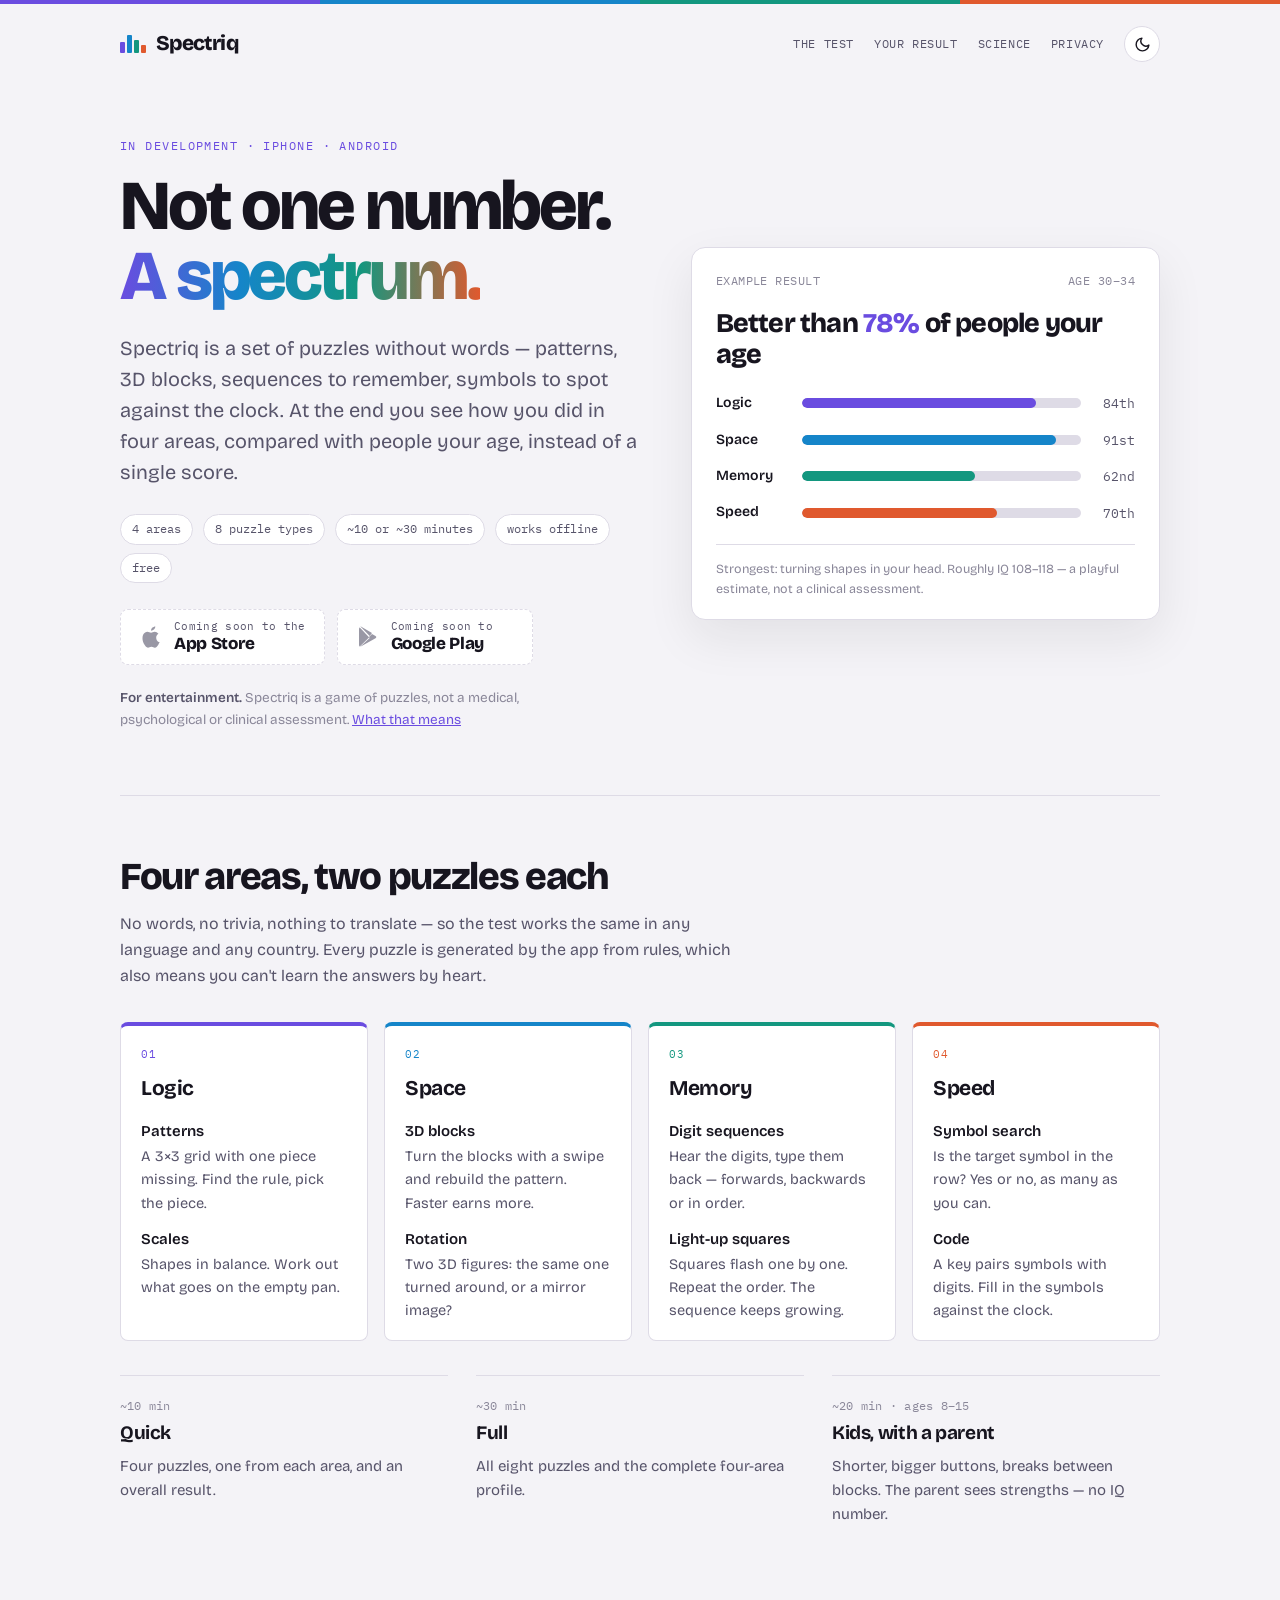
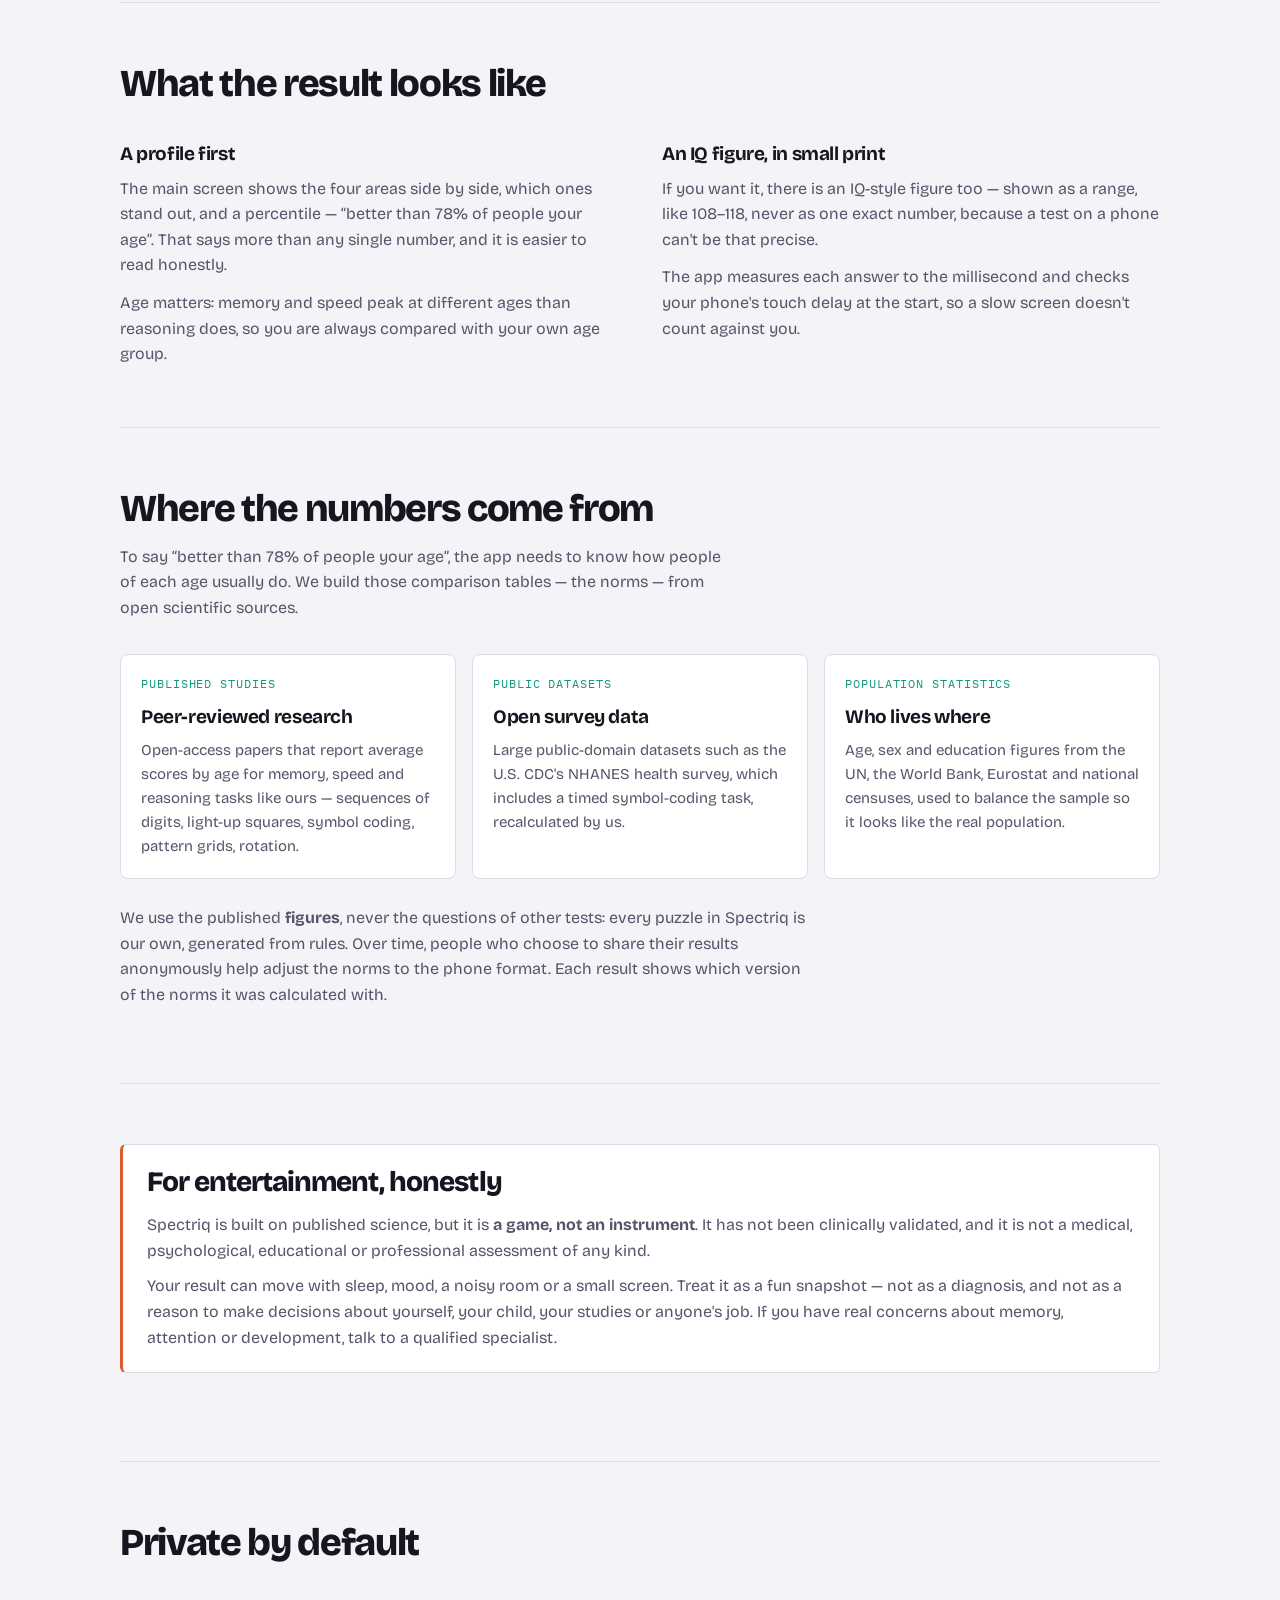
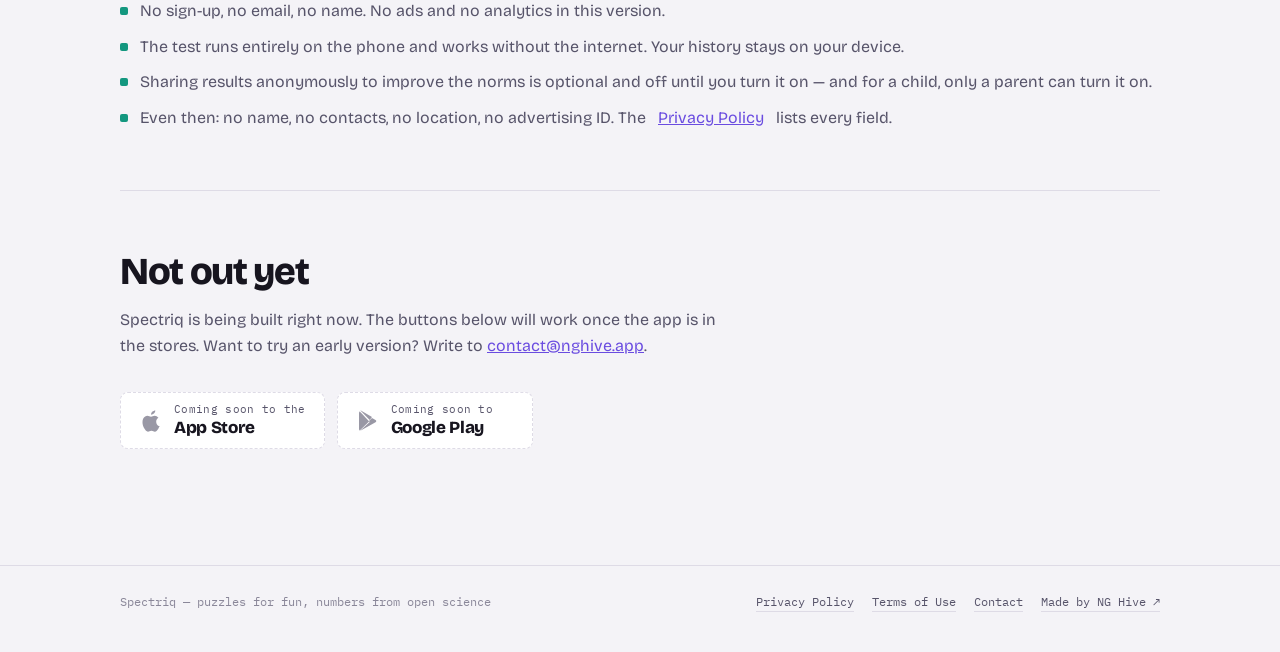
<file: index.html>
<!doctype html>
<html lang="en">
<head>
<meta charset="utf-8">
<meta name="viewport" content="width=device-width, initial-scale=1">
<title>Spectriq — IQ &amp; Brain Test</title>
<meta name="description" content="Spectriq is a puzzle test without words for iPhone and Android: logic, spatial thinking, memory and speed, shown as a profile rather than one number. For entertainment; norms built from open scientific sources.">
<link rel="canonical" href="https://spectriq.nghive.app/">
<meta property="og:url" content="https://spectriq.nghive.app/">
<meta property="og:title" content="Spectriq — IQ &amp; Brain Test">
<meta property="og:description" content="A puzzle test without words: logic, space, memory and speed, shown as a profile rather than one number.">
<meta property="og:image" content="https://nghive.app/assets/header.jpg">
<meta property="og:site_name" content="NG Hive">
<meta property="og:type" content="website">
<meta name="twitter:card" content="summary_large_image">
<script type="application/ld+json">{"@context": "https://schema.org", "@type": "SoftwareApplication", "name": "Spectriq", "operatingSystem": "iOS, Android", "applicationCategory": "EntertainmentApplication", "url": "https://spectriq.nghive.app/", "image": "https://nghive.app/assets/header.jpg", "description": "A puzzle test without words that shows a profile of four ability areas. For entertainment.", "publisher": {"@type": "Organization", "name": "NG Hive", "url": "https://nghive.app/"}}</script>
<link rel="preconnect" href="https://fonts.googleapis.com">
<link rel="preconnect" href="https://fonts.gstatic.com" crossorigin>
<link rel="stylesheet" href="https://fonts.googleapis.com/css2?family=Bricolage+Grotesque:opsz,wght@12..96,400;12..96,600;12..96,800&family=IBM+Plex+Mono:wght@400;500&display=swap">
<link rel="stylesheet" href="site.css">
<script src="theme.js"></script>
<style>
  /* ---------- hero ---------- */

  .hero {
    display: grid;
    grid-template-columns: minmax(0, 1.05fr) minmax(0, 0.95fr);
    gap: 52px;
    align-items: center;
    padding-block: 52px 64px;
  }

  @media (max-width: 880px) {
    .hero { grid-template-columns: 1fr; gap: 40px; padding-block: 32px 48px; }
  }

  h1 .spec-word {
    background: linear-gradient(90deg, var(--logic), var(--space), var(--memory), var(--speed));
    -webkit-background-clip: text;
    background-clip: text;
    color: transparent;
  }

  .chips { display: flex; flex-wrap: wrap; gap: 8px 10px; }

  .chips span {
    font-family: 'IBM Plex Mono', ui-monospace, monospace;
    font-size: 11.5px;
    border: 1px solid var(--edge);
    border-radius: 999px;
    padding: 5px 11px;
    color: var(--ink-soft);
    background: var(--card);
  }

  .fun-note {
    margin: 22px 0 0;
    font-size: 13.5px;
    color: var(--ink-faint);
    max-width: 52ch;
  }

  .fun-note b { color: var(--ink-soft); font-weight: 600; }

  /* example result card */
  .result {
    background: var(--card);
    border: 1px solid var(--edge);
    border-radius: 14px;
    padding: 24px 24px 20px;
    box-shadow: 0 18px 48px var(--shadow);
  }

  .result-top {
    display: flex;
    justify-content: space-between;
    gap: 10px;
    font-family: 'IBM Plex Mono', ui-monospace, monospace;
    font-size: 11.5px;
    color: var(--ink-faint);
    letter-spacing: 0.04em;
    text-transform: uppercase;
    margin-bottom: 18px;
  }

  .pct {
    font-size: clamp(22px, 3vw, 27px);
    font-weight: 800;
    letter-spacing: -0.03em;
    line-height: 1.15;
    margin: 0 0 22px;
  }

  .pct em { font-style: normal; color: var(--logic); }

  .bars { display: grid; gap: 14px; margin: 0 0 20px; padding: 0; list-style: none; }

  .bar-row {
    display: grid;
    grid-template-columns: 74px minmax(0, 1fr) 42px;
    align-items: center;
    gap: 12px;
    font-size: 14px;
  }

  .bar-row b { font-weight: 600; }

  .bar-row .track {
    height: 10px;
    border-radius: 99px;
    background: var(--edge);
    position: relative;
    overflow: hidden;
  }

  .bar-row .track i {
    position: absolute;
    inset: 0 auto 0 0;
    border-radius: inherit;
    background: var(--c);
  }

  .bar-row .num {
    font-family: 'IBM Plex Mono', ui-monospace, monospace;
    font-size: 12.5px;
    color: var(--ink-soft);
    text-align: right;
  }

  .result-small {
    border-top: 1px solid var(--edge);
    padding-top: 14px;
    margin: 0;
    font-size: 12.5px;
    color: var(--ink-faint);
  }

  /* ---------- sections ---------- */

  section { padding-block: 60px; border-top: 1px solid var(--edge); }

  .sec-head { max-width: 62ch; margin-bottom: 34px; }
  .sec-head p { color: var(--ink-soft); margin: 0; }

  /* areas */
  .areas {
    display: grid;
    grid-template-columns: repeat(4, minmax(0, 1fr));
    gap: 16px;
  }

  @media (max-width: 960px) { .areas { grid-template-columns: repeat(2, minmax(0, 1fr)); } }
  @media (max-width: 560px) { .areas { grid-template-columns: 1fr; } }

  .area {
    background: var(--card);
    border: 1px solid var(--edge);
    border-top: 4px solid var(--c);
    border-radius: 8px;
    padding: 20px 20px 18px;
  }

  .area .tag {
    font-family: 'IBM Plex Mono', ui-monospace, monospace;
    font-size: 11px;
    letter-spacing: 0.1em;
    text-transform: uppercase;
    color: var(--c);
    margin: 0 0 8px;
  }

  .area h3 { font-size: 21px; margin-bottom: 14px; }
  .area dl { margin: 0; }
  .area dt { font-weight: 600; font-size: 15px; }
  .area dd { margin: 2px 0 12px; font-size: 14.5px; color: var(--ink-soft); }
  .area dd:last-child { margin-bottom: 0; }

  .modes {
    display: grid;
    grid-template-columns: repeat(3, minmax(0, 1fr));
    gap: 0 28px;
    margin-top: 34px;
  }

  @media (max-width: 760px) { .modes { grid-template-columns: 1fr; } }

  .mode { border-top: 1px solid var(--edge); padding-block: 16px; }
  .mode .mono { font-size: 12px; color: var(--ink-faint); }
  .mode p { margin: 4px 0 0; color: var(--ink-soft); font-size: 15px; }

  /* result explanation */
  .two {
    display: grid;
    grid-template-columns: repeat(2, minmax(0, 1fr));
    gap: 28px 44px;
  }

  @media (max-width: 760px) { .two { grid-template-columns: 1fr; } }

  .two p { color: var(--ink-soft); margin: 0 0 12px; }
  .two p:last-child { margin-bottom: 0; }

  /* sources */
  .sources {
    display: grid;
    grid-template-columns: repeat(3, minmax(0, 1fr));
    gap: 16px;
  }

  @media (max-width: 860px) { .sources { grid-template-columns: 1fr; } }

  .source {
    background: var(--card);
    border: 1px solid var(--edge);
    border-radius: 8px;
    padding: 20px;
  }

  .source .mono { font-size: 11.5px; color: var(--memory); text-transform: uppercase; letter-spacing: 0.08em; margin: 0 0 8px; }
  .source p:last-child { margin: 0; color: var(--ink-soft); font-size: 15px; }

  .science-after { margin-top: 26px; max-width: 70ch; color: var(--ink-soft); }

  /* disclaimer + privacy */
  .box h2 { font-size: clamp(22px, 3vw, 28px); }

  .facts { list-style: none; padding: 0; margin: 0; display: grid; gap: 10px; }

  .facts li {
    display: flex;
    gap: 12px;
    align-items: baseline;
    color: var(--ink-soft);
  }

  .facts li::before {
    content: "";
    flex: none;
    width: 8px;
    height: 8px;
    border-radius: 2px;
    background: var(--memory);
    transform: translateY(-1px);
  }

  /* store buttons — placeholders until the app is published */
  .stores { display: flex; flex-wrap: wrap; gap: 12px; }
  .hero .stores { margin-top: 26px; }

  .store-btn {
    display: inline-flex;
    align-items: center;
    gap: 11px;
    min-width: 196px;
    padding: 10px 18px;
    border-radius: 8px;
    background: var(--card);
    border: 1.5px dashed var(--edge);
    color: var(--ink-soft);
    text-align: left;
    cursor: default;
  }

  .store-btn svg { flex: none; opacity: 0.6; }
  .store-btn .kv { display: flex; flex-direction: column; line-height: 1.25; }
  .store-btn .small { font-family: 'IBM Plex Mono', ui-monospace, monospace; font-size: 10.5px; letter-spacing: 0.03em; }
  .store-btn .big { font-size: 17px; font-weight: 800; letter-spacing: -0.02em; color: var(--ink); }
</style>
</head>
<body>

<div class="band"></div>

<div class="wrap">

  <header class="masthead">
    <a class="wordmark" href="./"><i aria-hidden="true"><b></b><b></b><b></b><b></b></i>Spectriq</a>
    <div class="tools">
      <nav>
        <a href="#areas">The test</a>
        <a href="#result">Your result</a>
        <a href="#science">Science</a>
        <a href="#privacy">Privacy</a>
      </nav>
      <button class="theme-toggle" id="themeToggle" type="button" aria-label="Switch theme"><svg class="moon" viewBox="0 0 24 24" fill="none" stroke="currentColor" stroke-width="2" stroke-linecap="round" stroke-linejoin="round" aria-hidden="true"><path d="M21 12.8A9 9 0 1 1 11.2 3a7 7 0 0 0 9.8 9.8z"/></svg><svg class="sun" viewBox="0 0 24 24" fill="none" stroke="currentColor" stroke-width="2" stroke-linecap="round" aria-hidden="true"><circle cx="12" cy="12" r="4.2"/><path d="M12 2v2.2M12 19.8V22M2 12h2.2M19.8 12H22M4.9 4.9l1.6 1.6M17.5 17.5l1.6 1.6M4.9 19.1l1.6-1.6M17.5 6.5l1.6-1.6"/></svg></button>
    </div>
  </header>

  <div class="hero">
    <div>
      <p class="eyebrow">In development · iPhone · Android</p>
      <h1>Not one number. <span class="spec-word">A spectrum.</span></h1>
      <p class="lead">
        Spectriq is a set of puzzles without words — patterns, 3D blocks, sequences to remember,
        symbols to spot against the clock. At the end you see how you did in four areas, compared
        with people your age, instead of a single score.
      </p>
      <div class="chips">
        <span>4 areas</span>
        <span>8 puzzle types</span>
        <span>~10 or ~30 minutes</span>
        <span>works offline</span>
        <span>free</span>
      </div>
      <div class="stores">
        <span class="store-btn" aria-label="App Store — coming soon">
          <svg width="24" height="24" viewBox="0 0 24 24" fill="currentColor" aria-hidden="true"><path d="M16.365 1.43c0 1.14-.463 2.096-1.184 2.883-.796.83-2.083 1.474-3.13 1.474-.11-1.11.464-2.223 1.183-2.94.796-.83 2.148-1.443 3.131-1.417zM20.62 17.104c-.472 1.09-.694 1.577-1.297 2.548-.842 1.35-2.03 3.036-3.501 3.05-1.303.014-1.64-.85-3.41-.84-1.77.01-2.14.855-3.443.841-1.472-.014-2.596-1.53-3.438-2.878-2.36-3.78-2.607-8.22-1.15-10.582.958-1.535 2.518-2.432 3.987-2.432 1.494 0 2.435.85 3.673.85 1.203 0 1.933-.85 3.674-.85 1.32 0 2.717.72 3.717 1.964-3.27 1.79-2.74 6.463.188 8.329z"/></svg>
          <span class="kv"><span class="small">Coming soon to the</span><span class="big">App Store</span></span>
        </span>
        <span class="store-btn" aria-label="Google Play — coming soon">
          <svg width="24" height="24" viewBox="0 0 24 24" fill="currentColor" aria-hidden="true"><path d="M3.6 2.6c-.4.4-.6.9-.6 1.5v15.8c0 .6.2 1.1.6 1.5l.2.1L13 12.4v-.2L3.8 2.5l-.2.1zM16 15.3l-3-3v-.2l3-3 3.5 2c1 .6 1 1.6 0 2.2l-3.5 2zM4.4 21.5 13.7 13l2.3 2.3-10.8 6c-.3.2-.7.3-1 .2l.2 0zM13.7 11l-9.3-9.4c.3-.1.6 0 .9.2L16 8l-2.3 3z"/></svg>
          <span class="kv"><span class="small">Coming soon to</span><span class="big">Google Play</span></span>
        </span>
      </div>
      <p class="fun-note"><b>For entertainment.</b> Spectriq is a game of puzzles, not a medical,
        psychological or clinical assessment. <a href="#fun">What that means</a></p>
    </div>

    <div class="result" aria-label="Example of a result screen">
      <div class="result-top"><span>Example result</span><span>age 30–34</span></div>
      <p class="pct">Better than <em>78%</em> of people your age</p>
      <ul class="bars">
        <li class="bar-row" style="--c: var(--logic)"><b>Logic</b><span class="track"><i style="width: 84%"></i></span><span class="num">84th</span></li>
        <li class="bar-row" style="--c: var(--space)"><b>Space</b><span class="track"><i style="width: 91%"></i></span><span class="num">91st</span></li>
        <li class="bar-row" style="--c: var(--memory)"><b>Memory</b><span class="track"><i style="width: 62%"></i></span><span class="num">62nd</span></li>
        <li class="bar-row" style="--c: var(--speed)"><b>Speed</b><span class="track"><i style="width: 70%"></i></span><span class="num">70th</span></li>
      </ul>
      <p class="result-small">Strongest: turning shapes in your head. Roughly IQ 108–118 — a playful
        estimate, not a clinical assessment.</p>
    </div>
  </div>

  <section id="areas">
    <div class="sec-head">
      <h2>Four areas, two puzzles each</h2>
      <p>No words, no trivia, nothing to translate — so the test works the same in any language and
        any country. Every puzzle is generated by the app from rules, which also means you can't learn
        the answers by heart.</p>
    </div>
    <div class="areas">
      <article class="area" style="--c: var(--logic)">
        <p class="tag">01</p>
        <h3>Logic</h3>
        <dl>
          <dt>Patterns</dt>
          <dd>A 3×3 grid with one piece missing. Find the rule, pick the piece.</dd>
          <dt>Scales</dt>
          <dd>Shapes in balance. Work out what goes on the empty pan.</dd>
        </dl>
      </article>
      <article class="area" style="--c: var(--space)">
        <p class="tag">02</p>
        <h3>Space</h3>
        <dl>
          <dt>3D blocks</dt>
          <dd>Turn the blocks with a swipe and rebuild the pattern. Faster earns more.</dd>
          <dt>Rotation</dt>
          <dd>Two 3D figures: the same one turned around, or a mirror image?</dd>
        </dl>
      </article>
      <article class="area" style="--c: var(--memory)">
        <p class="tag">03</p>
        <h3>Memory</h3>
        <dl>
          <dt>Digit sequences</dt>
          <dd>Hear the digits, type them back — forwards, backwards or in order.</dd>
          <dt>Light-up squares</dt>
          <dd>Squares flash one by one. Repeat the order. The sequence keeps growing.</dd>
        </dl>
      </article>
      <article class="area" style="--c: var(--speed)">
        <p class="tag">04</p>
        <h3>Speed</h3>
        <dl>
          <dt>Symbol search</dt>
          <dd>Is the target symbol in the row? Yes or no, as many as you can.</dd>
          <dt>Code</dt>
          <dd>A key pairs symbols with digits. Fill in the symbols against the clock.</dd>
        </dl>
      </article>
    </div>

    <div class="modes">
      <div class="mode"><span class="mono">~10 min</span><h3>Quick</h3><p>Four puzzles, one from each area, and an overall result.</p></div>
      <div class="mode"><span class="mono">~30 min</span><h3>Full</h3><p>All eight puzzles and the complete four-area profile.</p></div>
      <div class="mode"><span class="mono">~20 min · ages 8–15</span><h3>Kids, with a parent</h3><p>Shorter, bigger buttons, breaks between blocks. The parent sees strengths — no IQ number.</p></div>
    </div>
  </section>

  <section id="result">
    <div class="sec-head">
      <h2>What the result looks like</h2>
    </div>
    <div class="two">
      <div>
        <h3>A profile first</h3>
        <p>The main screen shows the four areas side by side, which ones stand out, and a percentile —
          “better than 78% of people your age”. That says more than any single number, and it is
          easier to read honestly.</p>
        <p>Age matters: memory and speed peak at different ages than reasoning does, so you are
          always compared with your own age group.</p>
      </div>
      <div>
        <h3>An IQ figure, in small print</h3>
        <p>If you want it, there is an IQ-style figure too — shown as a range, like 108–118, never as
          one exact number, because a test on a phone can't be that precise.</p>
        <p>The app measures each answer to the millisecond and checks your phone's touch delay at the
          start, so a slow screen doesn't count against you.</p>
      </div>
    </div>
  </section>

  <section id="science">
    <div class="sec-head">
      <h2>Where the numbers come from</h2>
      <p>To say “better than 78% of people your age”, the app needs to know how people of each age
        usually do. We build those comparison tables — the norms — from open scientific sources.</p>
    </div>
    <div class="sources">
      <div class="source">
        <p class="mono">Published studies</p>
        <h3>Peer-reviewed research</h3>
        <p>Open-access papers that report average scores by age for memory, speed and reasoning tasks
          like ours — sequences of digits, light-up squares, symbol coding, pattern grids, rotation.</p>
      </div>
      <div class="source">
        <p class="mono">Public datasets</p>
        <h3>Open survey data</h3>
        <p>Large public-domain datasets such as the U.S. CDC's NHANES health survey, which includes
          a timed symbol-coding task, recalculated by us.</p>
      </div>
      <div class="source">
        <p class="mono">Population statistics</p>
        <h3>Who lives where</h3>
        <p>Age, sex and education figures from the UN, the World Bank, Eurostat and national censuses,
          used to balance the sample so it looks like the real population.</p>
      </div>
    </div>
    <p class="science-after">
      We use the published <strong>figures</strong>, never the questions of other tests: every
      puzzle in Spectriq is our own, generated from rules. Over time, people who choose to share their
      results anonymously help adjust the norms to the phone format. Each result shows which version of
      the norms it was calculated with.
    </p>
  </section>

  <section id="fun">
    <div class="box warn">
      <h2>For entertainment, honestly</h2>
      <p>Spectriq is built on published science, but it is <strong>a game, not an instrument</strong>.
        It has not been clinically validated, and it is not a medical, psychological, educational or
        professional assessment of any kind.</p>
      <p>Your result can move with sleep, mood, a noisy room or a small screen. Treat it as a fun
        snapshot — not as a diagnosis, and not as a reason to make decisions about yourself, your child,
        your studies or anyone's job. If you have real concerns about memory, attention or development,
        talk to a qualified specialist.</p>
    </div>
  </section>

  <section id="privacy">
    <div class="sec-head">
      <h2>Private by default</h2>
    </div>
    <ul class="facts">
      <li>No sign-up, no email, no name. No ads and no analytics in this version.</li>
      <li>The test runs entirely on the phone and works without the internet. Your history stays on your device.</li>
      <li>Sharing results anonymously to improve the norms is optional and off until you turn it on — and for a child, only a parent can turn it on.</li>
      <li>Even then: no name, no contacts, no location, no advertising ID. The <a href="privacy">Privacy Policy</a> lists every field.</li>
    </ul>
  </section>

  <section id="get">
    <div class="sec-head">
      <h2>Not out yet</h2>
      <p>Spectriq is being built right now. The buttons below will work once the app is in the stores.
        Want to try an early version? Write to <a href="mailto:contact@nghive.app">contact@nghive.app</a>.</p>
    </div>
    <div class="stores">
      <span class="store-btn" aria-label="App Store — coming soon">
        <svg width="24" height="24" viewBox="0 0 24 24" fill="currentColor" aria-hidden="true"><path d="M16.365 1.43c0 1.14-.463 2.096-1.184 2.883-.796.83-2.083 1.474-3.13 1.474-.11-1.11.464-2.223 1.183-2.94.796-.83 2.148-1.443 3.131-1.417zM20.62 17.104c-.472 1.09-.694 1.577-1.297 2.548-.842 1.35-2.03 3.036-3.501 3.05-1.303.014-1.64-.85-3.41-.84-1.77.01-2.14.855-3.443.841-1.472-.014-2.596-1.530-3.438-2.878-2.36-3.78-2.607-8.22-1.15-10.582.958-1.535 2.518-2.432 3.987-2.432 1.494 0 2.435.85 3.673.85 1.203 0 1.933-.85 3.674-.85 1.32 0 2.717.72 3.717 1.964-3.27 1.79-2.74 6.463.188 8.329z"/></svg>
        <span class="kv"><span class="small">Coming soon to the</span><span class="big">App Store</span></span>
      </span>
      <span class="store-btn" aria-label="Google Play — coming soon">
        <svg width="24" height="24" viewBox="0 0 24 24" fill="currentColor" aria-hidden="true"><path d="M3.6 2.6c-.4.4-.6.9-.6 1.5v15.8c0 .6.2 1.1.6 1.5l.2.1L13 12.4v-.2L3.8 2.5l-.2.1zM16 15.3l-3-3v-.2l3-3 3.5 2c1 .6 1 1.6 0 2.2l-3.5 2zM4.4 21.5 13.7 13l2.3 2.3-10.8 6c-.3.2-.7.3-1 .2l.2 0zM13.7 11l-9.3-9.4c.3-.1.6 0 .9.2L16 8l-2.3 3z"/></svg>
        <span class="kv"><span class="small">Coming soon to</span><span class="big">Google Play</span></span>
      </span>
    </div>
  </section>

</div>

<footer>
  <div class="wrap">
    <span>Spectriq — puzzles for fun, numbers from open science</span>
    <nav>
      <a href="privacy">Privacy Policy</a>
      <a href="terms">Terms of Use</a>
      <a href="mailto:contact@nghive.app">Contact</a>
      <a href="https://nghive.app/" target="_blank" rel="noopener">Made by NG Hive &#8599;</a>
    </nav>
  </div>
</footer>

</body>
</html>
</file>
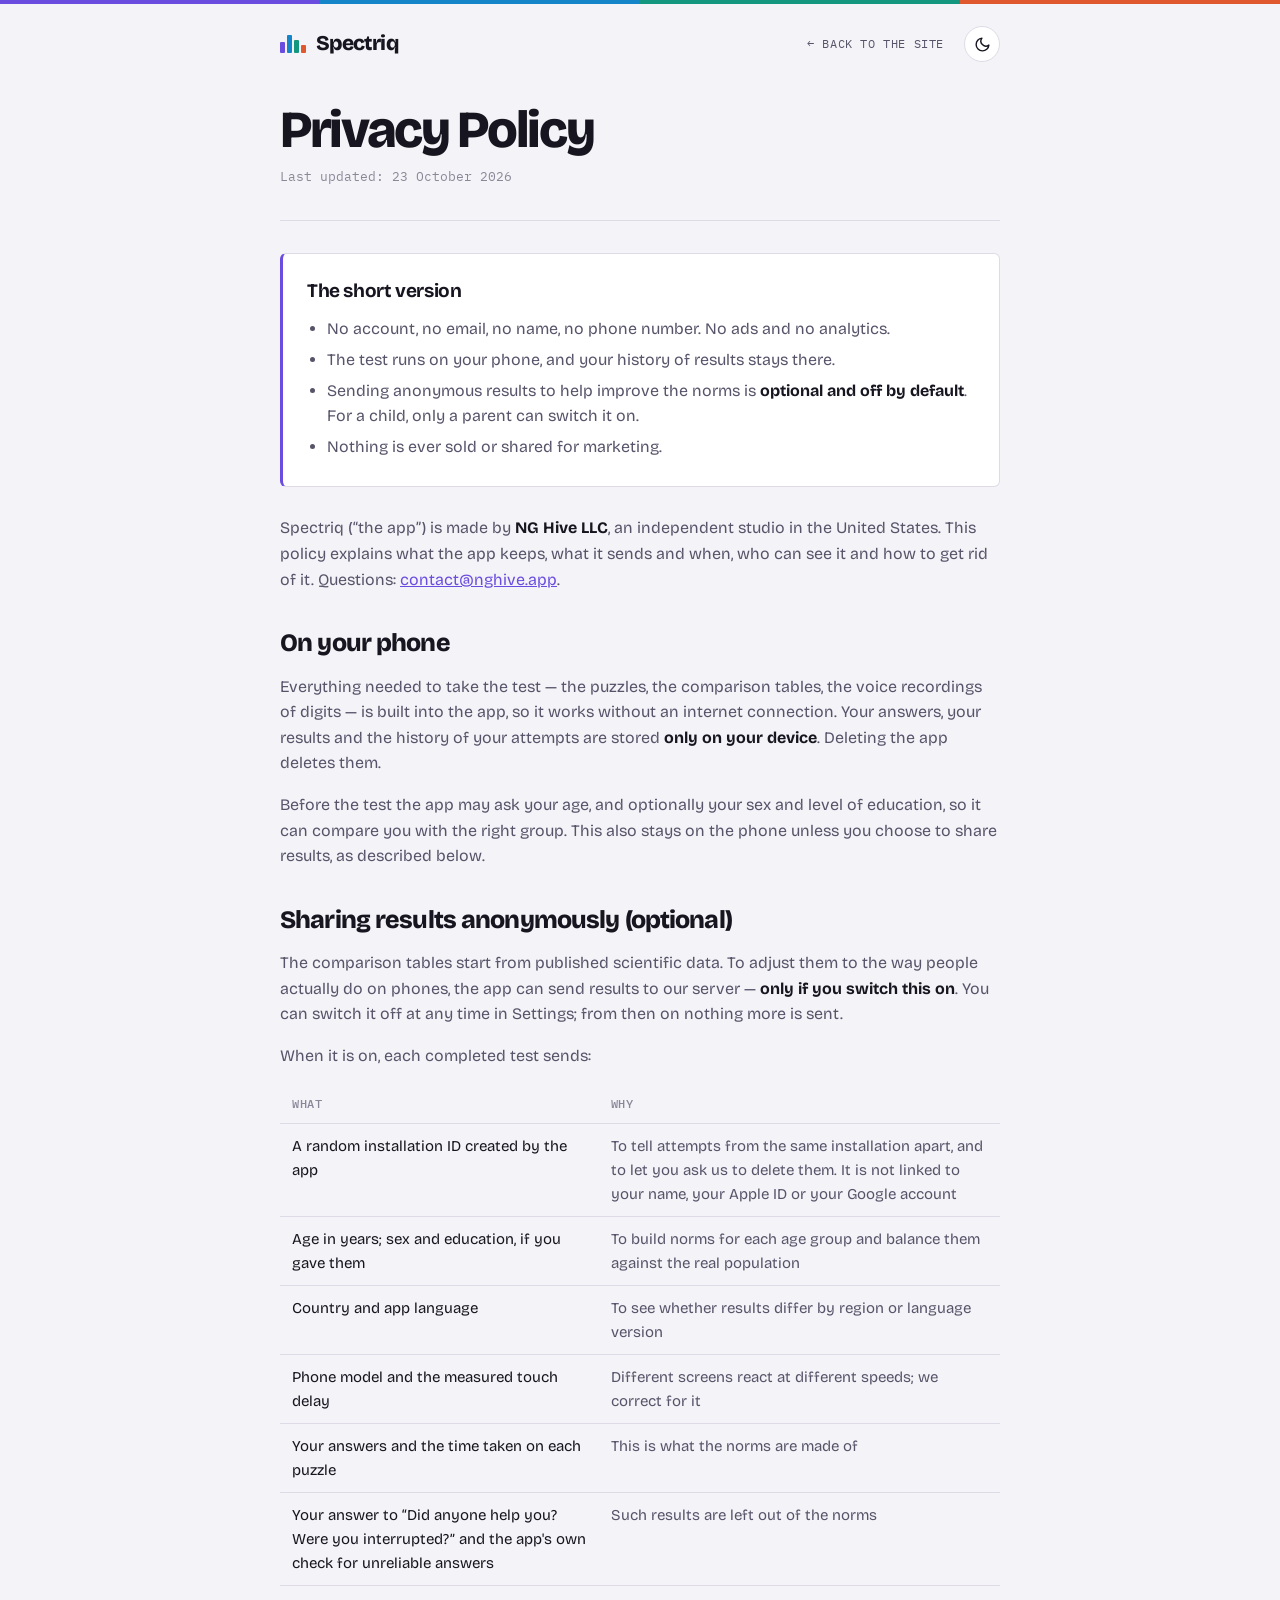
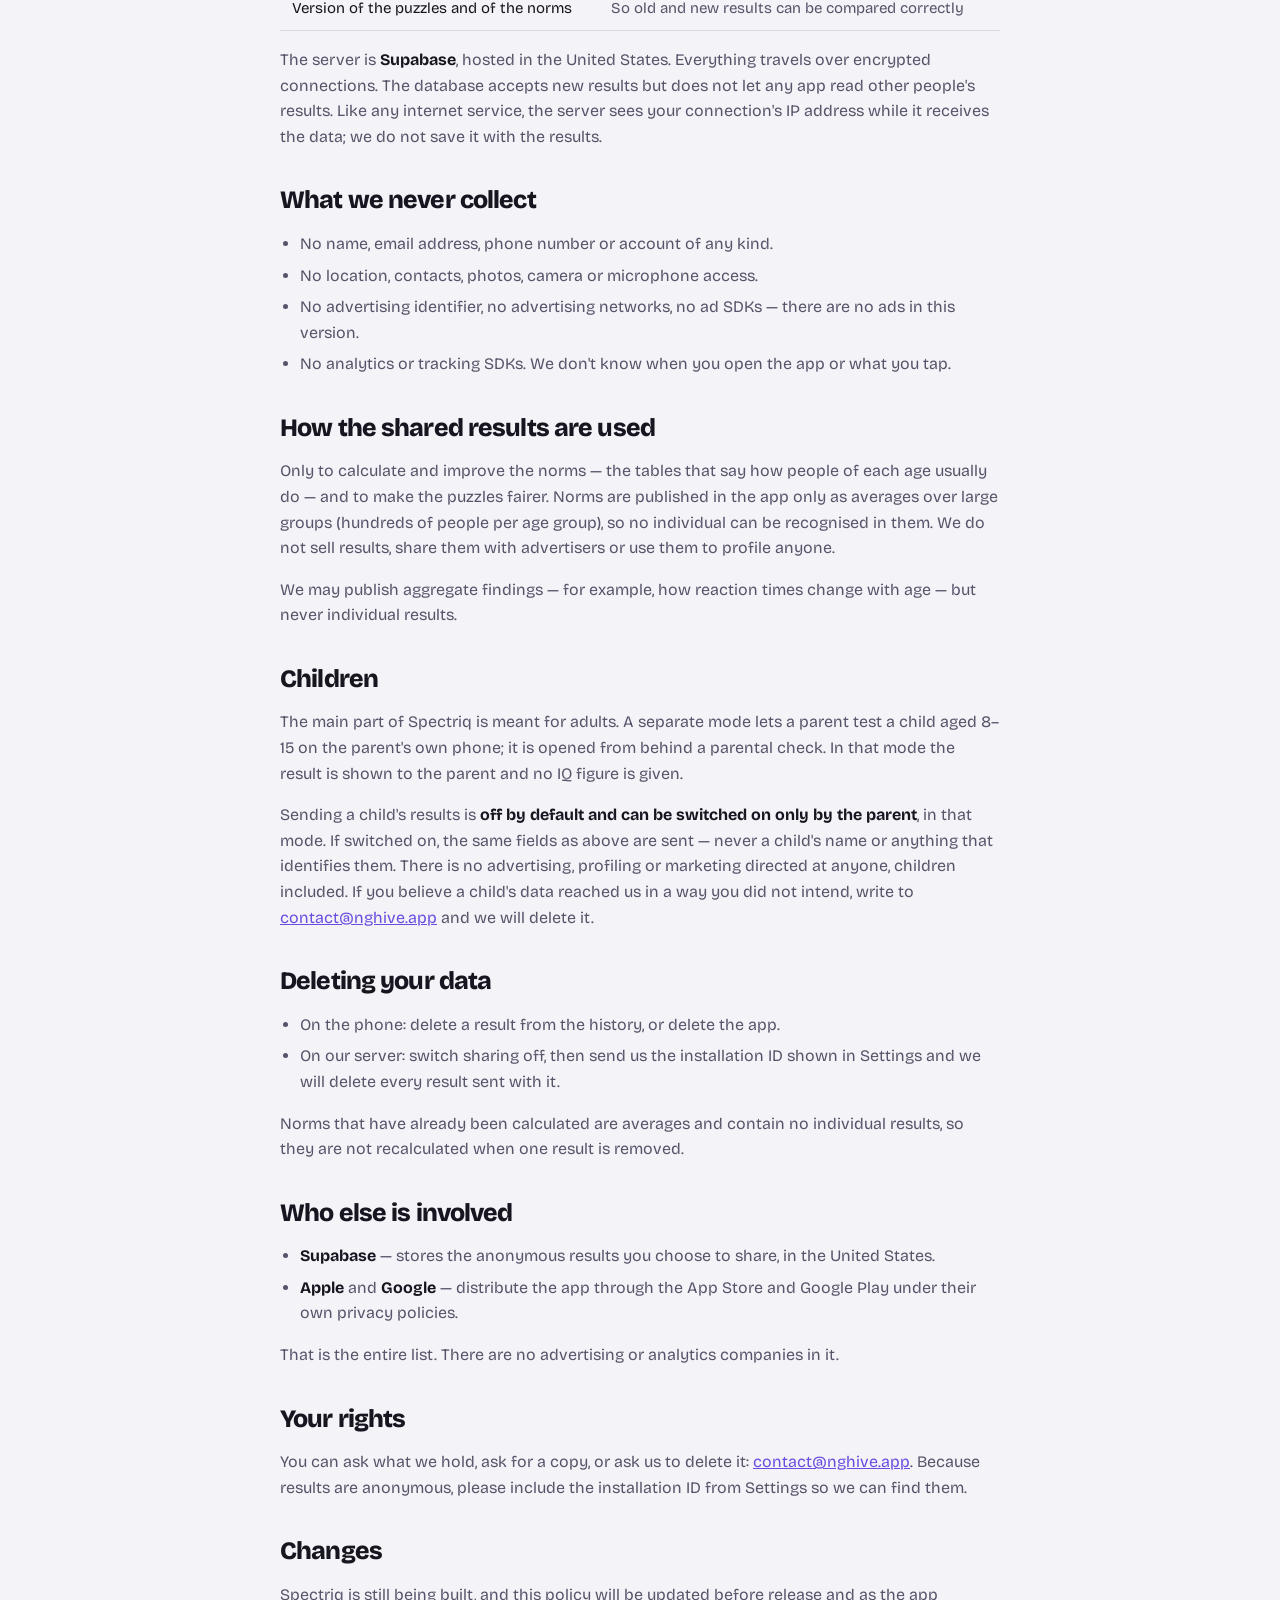
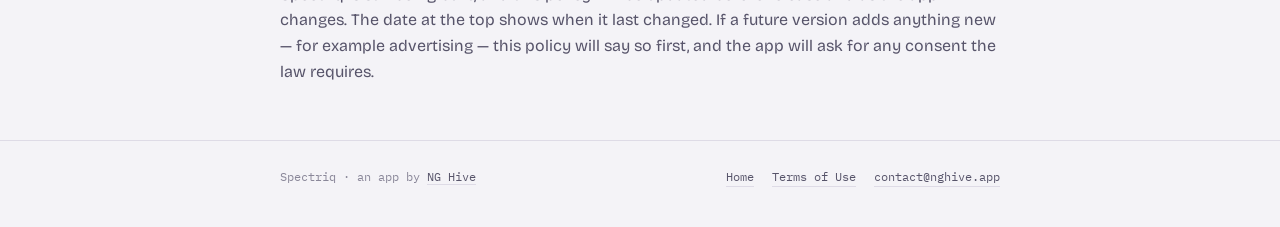
<file: privacy.html>
<!doctype html>
<html lang="en">
<head>
<meta charset="utf-8">
<meta name="viewport" content="width=device-width, initial-scale=1">
<title>Privacy Policy — Spectriq</title>
<meta name="description" content="What Spectriq keeps on your phone, what it sends only with your consent, and how to delete it.">
<link rel="canonical" href="https://spectriq.nghive.app/privacy">
<link rel="preconnect" href="https://fonts.googleapis.com">
<link rel="preconnect" href="https://fonts.gstatic.com" crossorigin>
<link rel="stylesheet" href="https://fonts.googleapis.com/css2?family=Bricolage+Grotesque:opsz,wght@12..96,400;12..96,600;12..96,800&family=IBM+Plex+Mono:wght@400;500&display=swap">
<link rel="stylesheet" href="site.css">
<script src="theme.js"></script>
</head>
<body>

<div class="band"></div>

<div class="wrap narrow">
  <header class="masthead">
    <a class="wordmark" href="./"><i aria-hidden="true"><b></b><b></b><b></b><b></b></i>Spectriq</a>
    <div class="tools">
      <nav><a href="./">← Back to the site</a></nav>
      <button class="theme-toggle" id="themeToggle" type="button" aria-label="Switch theme"><svg class="moon" viewBox="0 0 24 24" fill="none" stroke="currentColor" stroke-width="2" stroke-linecap="round" stroke-linejoin="round" aria-hidden="true"><path d="M21 12.8A9 9 0 1 1 11.2 3a7 7 0 0 0 9.8 9.8z"/></svg><svg class="sun" viewBox="0 0 24 24" fill="none" stroke="currentColor" stroke-width="2" stroke-linecap="round" aria-hidden="true"><circle cx="12" cy="12" r="4.2"/><path d="M12 2v2.2M12 19.8V22M2 12h2.2M19.8 12H22M4.9 4.9l1.6 1.6M17.5 17.5l1.6 1.6M4.9 19.1l1.6-1.6M17.5 6.5l1.6-1.6"/></svg></button>
    </div>
  </header>

  <div class="doc-head">
    <h1>Privacy Policy</h1>
    <p class="updated">Last updated: 23 October 2026</p>
  </div>

  <main class="doc">

    <div class="box">
      <h3>The short version</h3>
      <ul>
        <li>No account, no email, no name, no phone number. No ads and no analytics.</li>
        <li>The test runs on your phone, and your history of results stays there.</li>
        <li>Sending anonymous results to help improve the norms is <strong>optional and off by default</strong>. For a child, only a parent can switch it on.</li>
        <li>Nothing is ever sold or shared for marketing.</li>
      </ul>
    </div>

    <p>Spectriq (“the app”) is made by <strong>NG Hive LLC</strong>, an independent studio in the United States. This policy explains what the app keeps, what it sends and when, who can see it and how to get rid of it. Questions: <a href="mailto:contact@nghive.app">contact@nghive.app</a>.</p>

    <h2>On your phone</h2>
    <p>Everything needed to take the test — the puzzles, the comparison tables, the voice recordings of digits — is built into the app, so it works without an internet connection. Your answers, your results and the history of your attempts are stored <strong>only on your device</strong>. Deleting the app deletes them.</p>
    <p>Before the test the app may ask your age, and optionally your sex and level of education, so it can compare you with the right group. This also stays on the phone unless you choose to share results, as described below.</p>

    <h2>Sharing results anonymously (optional)</h2>
    <p>The comparison tables start from published scientific data. To adjust them to the way people actually do on phones, the app can send results to our server — <strong>only if you switch this on</strong>. You can switch it off at any time in Settings; from then on nothing more is sent.</p>
    <p>When it is on, each completed test sends:</p>
    <table>
      <thead><tr><th>What</th><th>Why</th></tr></thead>
      <tbody>
        <tr><td>A random installation ID created by the app</td><td>To tell attempts from the same installation apart, and to let you ask us to delete them. It is not linked to your name, your Apple ID or your Google account</td></tr>
        <tr><td>Age in years; sex and education, if you gave them</td><td>To build norms for each age group and balance them against the real population</td></tr>
        <tr><td>Country and app language</td><td>To see whether results differ by region or language version</td></tr>
        <tr><td>Phone model and the measured touch delay</td><td>Different screens react at different speeds; we correct for it</td></tr>
        <tr><td>Your answers and the time taken on each puzzle</td><td>This is what the norms are made of</td></tr>
        <tr><td>Your answer to “Did anyone help you? Were you interrupted?” and the app's own check for unreliable answers</td><td>Such results are left out of the norms</td></tr>
        <tr><td>Version of the puzzles and of the norms</td><td>So old and new results can be compared correctly</td></tr>
      </tbody>
    </table>
    <p>The server is <strong>Supabase</strong>, hosted in the United States. Everything travels over encrypted connections. The database accepts new results but does not let any app read other people's results. Like any internet service, the server sees your connection's IP address while it receives the data; we do not save it with the results.</p>

    <h2>What we never collect</h2>
    <ul>
      <li>No name, email address, phone number or account of any kind.</li>
      <li>No location, contacts, photos, camera or microphone access.</li>
      <li>No advertising identifier, no advertising networks, no ad SDKs — there are no ads in this version.</li>
      <li>No analytics or tracking SDKs. We don't know when you open the app or what you tap.</li>
    </ul>

    <h2>How the shared results are used</h2>
    <p>Only to calculate and improve the norms — the tables that say how people of each age usually do — and to make the puzzles fairer. Norms are published in the app only as averages over large groups (hundreds of people per age group), so no individual can be recognised in them. We do not sell results, share them with advertisers or use them to profile anyone.</p>
    <p>We may publish aggregate findings — for example, how reaction times change with age — but never individual results.</p>

    <h2>Children</h2>
    <p>The main part of Spectriq is meant for adults. A separate mode lets a parent test a child aged 8–15 on the parent's own phone; it is opened from behind a parental check. In that mode the result is shown to the parent and no IQ figure is given.</p>
    <p>Sending a child's results is <strong>off by default and can be switched on only by the parent</strong>, in that mode. If switched on, the same fields as above are sent — never a child's name or anything that identifies them. There is no advertising, profiling or marketing directed at anyone, children included. If you believe a child's data reached us in a way you did not intend, write to <a href="mailto:contact@nghive.app">contact@nghive.app</a> and we will delete it.</p>

    <h2>Deleting your data</h2>
    <ul>
      <li>On the phone: delete a result from the history, or delete the app.</li>
      <li>On our server: switch sharing off, then send us the installation ID shown in Settings and we will delete every result sent with it.</li>
    </ul>
    <p>Norms that have already been calculated are averages and contain no individual results, so they are not recalculated when one result is removed.</p>

    <h2>Who else is involved</h2>
    <ul>
      <li><strong>Supabase</strong> — stores the anonymous results you choose to share, in the United States.</li>
      <li><strong>Apple</strong> and <strong>Google</strong> — distribute the app through the App Store and Google Play under their own privacy policies.</li>
    </ul>
    <p>That is the entire list. There are no advertising or analytics companies in it.</p>

    <h2>Your rights</h2>
    <p>You can ask what we hold, ask for a copy, or ask us to delete it: <a href="mailto:contact@nghive.app">contact@nghive.app</a>. Because results are anonymous, please include the installation ID from Settings so we can find them.</p>

    <h2>Changes</h2>
    <p>Spectriq is still being built, and this policy will be updated before release and as the app changes. The date at the top shows when it last changed. If a future version adds anything new — for example advertising — this policy will say so first, and the app will ask for any consent the law requires.</p>

  </main>
</div>

<footer>
  <div class="wrap narrow">
    <span>Spectriq · an app by <a href="https://nghive.app/">NG Hive</a></span>
    <nav>
      <a href="./">Home</a>
      <a href="terms">Terms of Use</a>
      <a href="mailto:contact@nghive.app">contact@nghive.app</a>
    </nav>
  </div>
</footer>

</body>
</html>
</file>
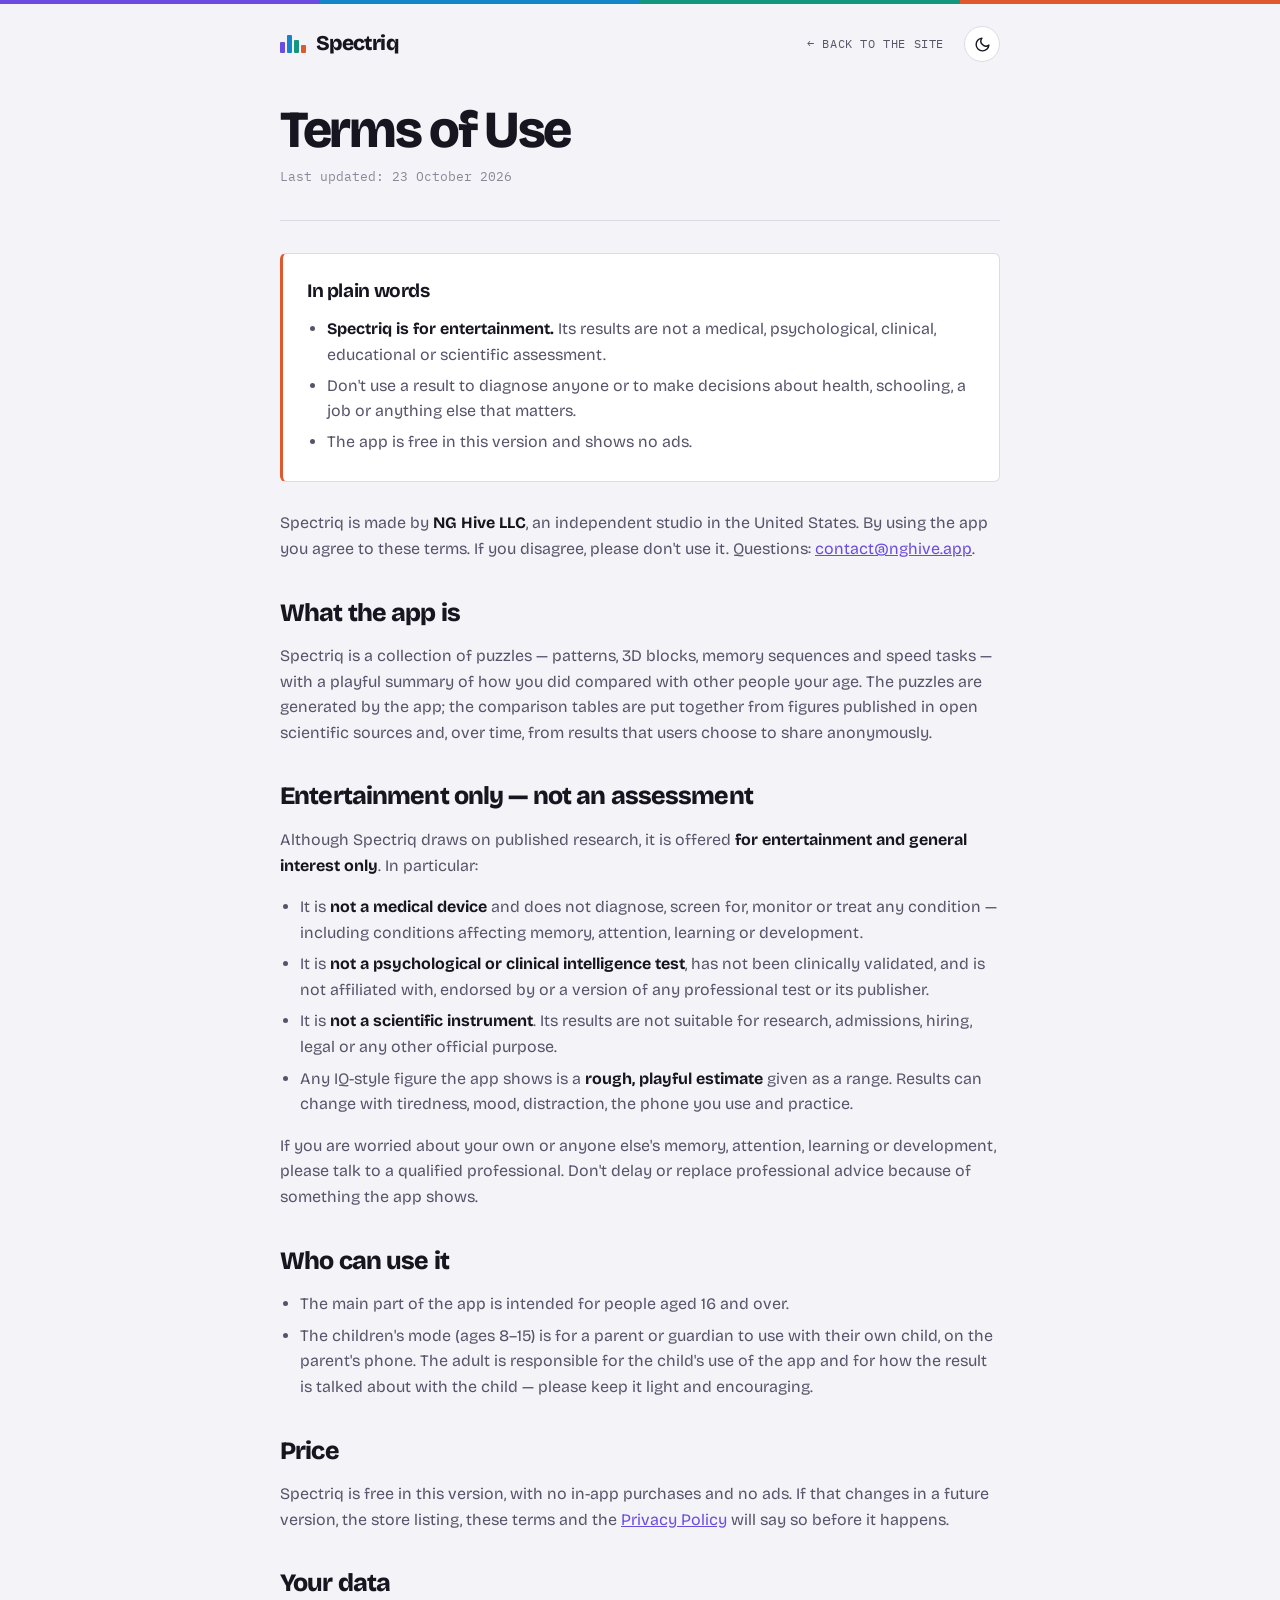
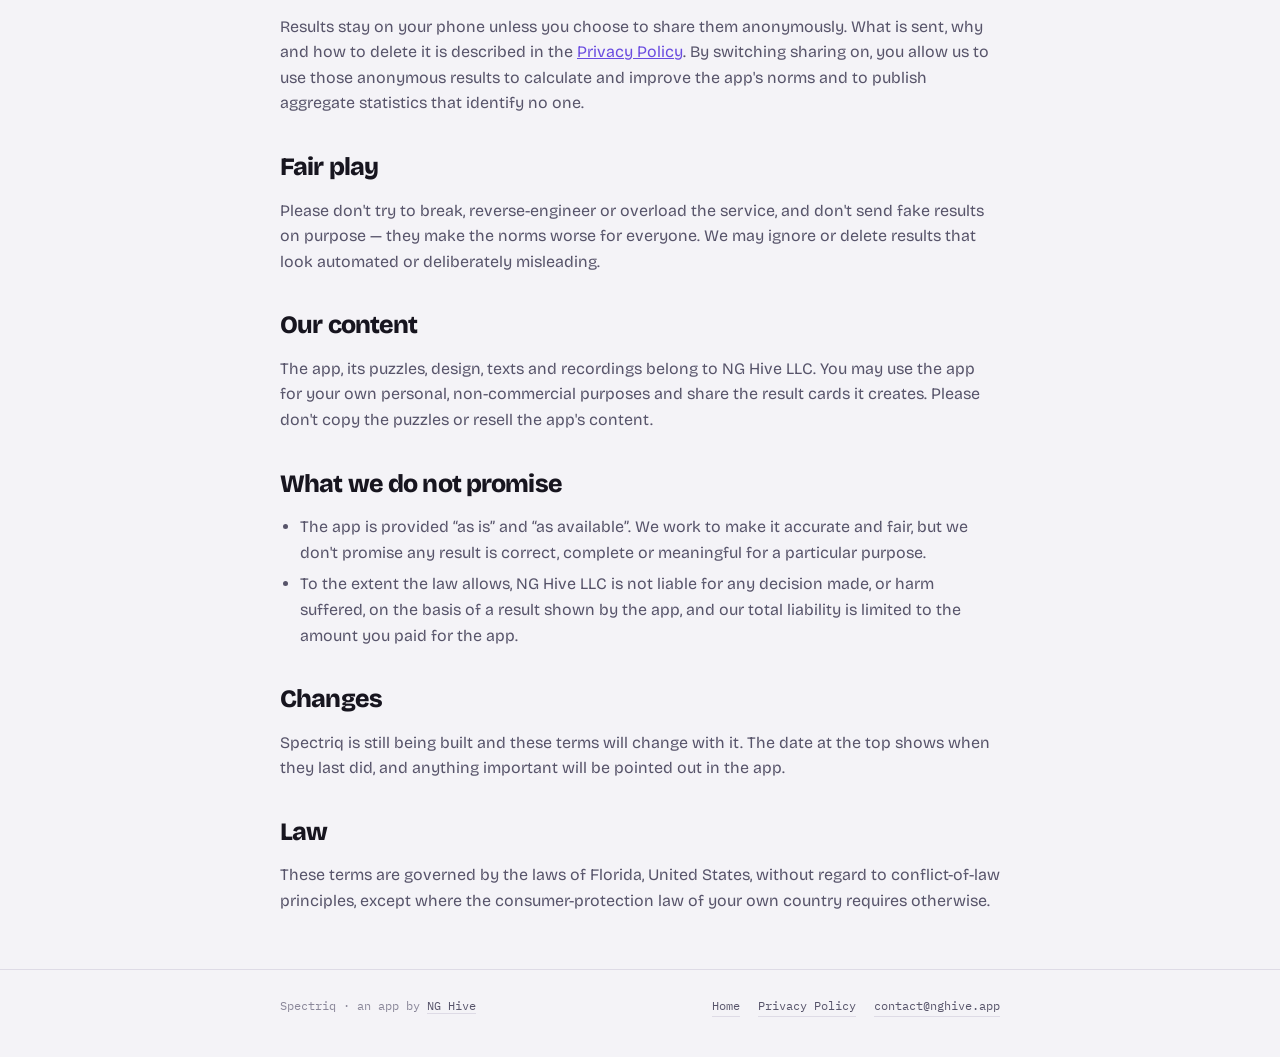
<file: terms.html>
<!doctype html>
<html lang="en">
<head>
<meta charset="utf-8">
<meta name="viewport" content="width=device-width, initial-scale=1">
<title>Terms of Use — Spectriq</title>
<meta name="description" content="The terms for using Spectriq: an entertainment app, not a medical, psychological or scientific assessment.">
<link rel="canonical" href="https://spectriq.nghive.app/terms">
<link rel="preconnect" href="https://fonts.googleapis.com">
<link rel="preconnect" href="https://fonts.gstatic.com" crossorigin>
<link rel="stylesheet" href="https://fonts.googleapis.com/css2?family=Bricolage+Grotesque:opsz,wght@12..96,400;12..96,600;12..96,800&family=IBM+Plex+Mono:wght@400;500&display=swap">
<link rel="stylesheet" href="site.css">
<script src="theme.js"></script>
</head>
<body>

<div class="band"></div>

<div class="wrap narrow">
  <header class="masthead">
    <a class="wordmark" href="./"><i aria-hidden="true"><b></b><b></b><b></b><b></b></i>Spectriq</a>
    <div class="tools">
      <nav><a href="./">← Back to the site</a></nav>
      <button class="theme-toggle" id="themeToggle" type="button" aria-label="Switch theme"><svg class="moon" viewBox="0 0 24 24" fill="none" stroke="currentColor" stroke-width="2" stroke-linecap="round" stroke-linejoin="round" aria-hidden="true"><path d="M21 12.8A9 9 0 1 1 11.2 3a7 7 0 0 0 9.8 9.8z"/></svg><svg class="sun" viewBox="0 0 24 24" fill="none" stroke="currentColor" stroke-width="2" stroke-linecap="round" aria-hidden="true"><circle cx="12" cy="12" r="4.2"/><path d="M12 2v2.2M12 19.8V22M2 12h2.2M19.8 12H22M4.9 4.9l1.6 1.6M17.5 17.5l1.6 1.6M4.9 19.1l1.6-1.6M17.5 6.5l1.6-1.6"/></svg></button>
    </div>
  </header>

  <div class="doc-head">
    <h1>Terms of Use</h1>
    <p class="updated">Last updated: 23 October 2026</p>
  </div>

  <main class="doc">

    <div class="box warn">
      <h3>In plain words</h3>
      <ul>
        <li><strong>Spectriq is for entertainment.</strong> Its results are not a medical, psychological, clinical, educational or scientific assessment.</li>
        <li>Don't use a result to diagnose anyone or to make decisions about health, schooling, a job or anything else that matters.</li>
        <li>The app is free in this version and shows no ads.</li>
      </ul>
    </div>

    <p>Spectriq is made by <strong>NG Hive LLC</strong>, an independent studio in the United States. By using the app you agree to these terms. If you disagree, please don't use it. Questions: <a href="mailto:contact@nghive.app">contact@nghive.app</a>.</p>

    <h2>What the app is</h2>
    <p>Spectriq is a collection of puzzles — patterns, 3D blocks, memory sequences and speed tasks — with a playful summary of how you did compared with other people your age. The puzzles are generated by the app; the comparison tables are put together from figures published in open scientific sources and, over time, from results that users choose to share anonymously.</p>

    <h2>Entertainment only — not an assessment</h2>
    <p>Although Spectriq draws on published research, it is offered <strong>for entertainment and general interest only</strong>. In particular:</p>
    <ul>
      <li>It is <strong>not a medical device</strong> and does not diagnose, screen for, monitor or treat any condition — including conditions affecting memory, attention, learning or development.</li>
      <li>It is <strong>not a psychological or clinical intelligence test</strong>, has not been clinically validated, and is not affiliated with, endorsed by or a version of any professional test or its publisher.</li>
      <li>It is <strong>not a scientific instrument</strong>. Its results are not suitable for research, admissions, hiring, legal or any other official purpose.</li>
      <li>Any IQ-style figure the app shows is a <strong>rough, playful estimate</strong> given as a range. Results can change with tiredness, mood, distraction, the phone you use and practice.</li>
    </ul>
    <p>If you are worried about your own or anyone else's memory, attention, learning or development, please talk to a qualified professional. Don't delay or replace professional advice because of something the app shows.</p>

    <h2>Who can use it</h2>
    <ul>
      <li>The main part of the app is intended for people aged 16 and over.</li>
      <li>The children's mode (ages 8–15) is for a parent or guardian to use with their own child, on the parent's phone. The adult is responsible for the child's use of the app and for how the result is talked about with the child — please keep it light and encouraging.</li>
    </ul>

    <h2>Price</h2>
    <p>Spectriq is free in this version, with no in-app purchases and no ads. If that changes in a future version, the store listing, these terms and the <a href="privacy">Privacy Policy</a> will say so before it happens.</p>

    <h2>Your data</h2>
    <p>Results stay on your phone unless you choose to share them anonymously. What is sent, why and how to delete it is described in the <a href="privacy">Privacy Policy</a>. By switching sharing on, you allow us to use those anonymous results to calculate and improve the app's norms and to publish aggregate statistics that identify no one.</p>

    <h2>Fair play</h2>
    <p>Please don't try to break, reverse-engineer or overload the service, and don't send fake results on purpose — they make the norms worse for everyone. We may ignore or delete results that look automated or deliberately misleading.</p>

    <h2>Our content</h2>
    <p>The app, its puzzles, design, texts and recordings belong to NG Hive LLC. You may use the app for your own personal, non-commercial purposes and share the result cards it creates. Please don't copy the puzzles or resell the app's content.</p>

    <h2>What we do not promise</h2>
    <ul>
      <li>The app is provided “as is” and “as available”. We work to make it accurate and fair, but we don't promise any result is correct, complete or meaningful for a particular purpose.</li>
      <li>To the extent the law allows, NG Hive LLC is not liable for any decision made, or harm suffered, on the basis of a result shown by the app, and our total liability is limited to the amount you paid for the app.</li>
    </ul>

    <h2>Changes</h2>
    <p>Spectriq is still being built and these terms will change with it. The date at the top shows when they last did, and anything important will be pointed out in the app.</p>

    <h2>Law</h2>
    <p>These terms are governed by the laws of Florida, United States, without regard to conflict-of-law principles, except where the consumer-protection law of your own country requires otherwise.</p>

  </main>
</div>

<footer>
  <div class="wrap narrow">
    <span>Spectriq · an app by <a href="https://nghive.app/">NG Hive</a></span>
    <nav>
      <a href="./">Home</a>
      <a href="privacy">Privacy Policy</a>
      <a href="mailto:contact@nghive.app">contact@nghive.app</a>
    </nav>
  </div>
</footer>

</body>
</html>
</file>
<file: site.css>
/* Spectriq — shared styles for the home page and the legal pages.
   Four hues, one per ability area; everything else stays neutral. */
:root {
  --paper: #F4F3F7;
  --card: #FFFFFF;
  --edge: #DEDBE6;
  --ink: #17151F;
  --ink-soft: #57546A;
  --ink-faint: #8A8799;
  --logic: #6A4CE0;
  --space: #1585C9;
  --memory: #13977F;
  --speed: #E0592E;
  --accent: var(--logic);
  --shadow: rgba(23, 21, 31, 0.08);
  color-scheme: light;
}

@media (prefers-color-scheme: dark) {
  :root:not([data-theme="light"]) {
    --paper: #111018;
    --card: #1B1A24;
    --edge: #2F2D3B;
    --ink: #F1F0F6;
    --ink-soft: #ABA8BC;
    --ink-faint: #77748A;
    --logic: #9B85FF;
    --space: #4DB3F0;
    --memory: #3CCBAE;
    --speed: #FF8A5E;
    --shadow: rgba(0, 0, 0, 0.45);
    color-scheme: dark;
  }
}

:root[data-theme="dark"] {
  --paper: #111018;
  --card: #1B1A24;
  --edge: #2F2D3B;
  --ink: #F1F0F6;
  --ink-soft: #ABA8BC;
  --ink-faint: #77748A;
  --logic: #9B85FF;
  --space: #4DB3F0;
  --memory: #3CCBAE;
  --speed: #FF8A5E;
  --shadow: rgba(0, 0, 0, 0.45);
  color-scheme: dark;
}

* { box-sizing: border-box; }

body {
  margin: 0;
  background: var(--paper);
  color: var(--ink);
  font-family: 'Bricolage Grotesque', system-ui, -apple-system, 'Segoe UI', sans-serif;
  font-size: 16px;
  line-height: 1.6;
  -webkit-font-smoothing: antialiased;
}

a { color: var(--accent); }

.mono {
  font-family: 'IBM Plex Mono', ui-monospace, monospace;
  letter-spacing: 0.02em;
}

.wrap { max-width: 1080px; margin: 0 auto; padding-inline: 20px; }
.wrap.narrow { max-width: 760px; }

/* the spectrum band: the brand mark, used thin */
.band {
  height: 4px;
  background: linear-gradient(90deg, var(--logic) 0 25%, var(--space) 25% 50%, var(--memory) 50% 75%, var(--speed) 75%);
}

/* ---------- masthead ---------- */

.masthead {
  display: flex;
  align-items: center;
  justify-content: space-between;
  gap: 12px 20px;
  flex-wrap: wrap;
  padding-block: 22px;
}

.wordmark {
  display: inline-flex;
  align-items: center;
  gap: 10px;
  font-weight: 800;
  font-size: 21px;
  letter-spacing: -0.03em;
  color: var(--ink);
  text-decoration: none;
}

.wordmark i {
  display: inline-grid;
  grid-template-columns: repeat(4, 5px);
  align-items: end;
  gap: 2px;
  height: 18px;
}

.wordmark i b { display: block; border-radius: 1px; }
.wordmark i b:nth-child(1) { height: 60%; background: var(--logic); }
.wordmark i b:nth-child(2) { height: 100%; background: var(--space); }
.wordmark i b:nth-child(3) { height: 75%; background: var(--memory); }
.wordmark i b:nth-child(4) { height: 45%; background: var(--speed); }

.masthead nav {
  display: flex;
  flex-wrap: wrap;
  gap: 6px 20px;
  font-family: 'IBM Plex Mono', ui-monospace, monospace;
  font-size: 12px;
  letter-spacing: 0.05em;
  text-transform: uppercase;
}

.masthead nav a {
  color: var(--ink-soft);
  text-decoration: none;
  border-bottom: 1px solid transparent;
}

.masthead nav a:hover, .masthead nav a:focus-visible { color: var(--ink); border-bottom-color: var(--accent); }

.masthead .tools { display: flex; align-items: center; gap: 12px 20px; flex-wrap: wrap; }

/* theme switch: shows the moon in light mode and the sun in dark mode */
.theme-toggle {
  display: inline-grid;
  place-items: center;
  width: 36px;
  height: 36px;
  flex: none;
  padding: 0;
  border: 1px solid var(--edge);
  border-radius: 999px;
  background: var(--card);
  color: var(--ink);
  cursor: pointer;
}

.theme-toggle:hover, .theme-toggle:focus-visible { border-color: var(--accent); }
.theme-toggle svg { width: 17px; height: 17px; }
.theme-toggle .sun { display: none; }

:root[data-theme="dark"] .theme-toggle .sun { display: block; }
:root[data-theme="dark"] .theme-toggle .moon { display: none; }

@media (prefers-color-scheme: dark) {
  :root:not([data-theme="light"]) .theme-toggle .sun { display: block; }
  :root:not([data-theme="light"]) .theme-toggle .moon { display: none; }
}

/* ---------- type ---------- */

.eyebrow {
  font-family: 'IBM Plex Mono', ui-monospace, monospace;
  font-size: 12px;
  letter-spacing: 0.12em;
  text-transform: uppercase;
  color: var(--accent);
  margin: 0 0 16px;
}

h1 {
  font-size: clamp(40px, 6.6vw, 70px);
  line-height: 1;
  letter-spacing: -0.045em;
  font-weight: 800;
  margin: 0 0 22px;
  text-wrap: balance;
}

h2 {
  font-size: clamp(26px, 3.6vw, 38px);
  line-height: 1.1;
  letter-spacing: -0.035em;
  font-weight: 800;
  margin: 0 0 14px;
  text-wrap: balance;
}

h3 { font-size: 19px; letter-spacing: -0.02em; margin: 0 0 6px; }

.lead {
  font-size: clamp(18px, 2.1vw, 20px);
  line-height: 1.55;
  color: var(--ink-soft);
  max-width: 48ch;
  margin: 0 0 26px;
}

/* ---------- footer ---------- */

footer {
  border-top: 1px solid var(--edge);
  margin-top: 56px;
}

footer .wrap {
  display: flex;
  justify-content: space-between;
  gap: 12px 18px;
  flex-wrap: wrap;
  padding-block: 26px 40px;
  font-family: 'IBM Plex Mono', ui-monospace, monospace;
  font-size: 12px;
  color: var(--ink-faint);
}

footer nav { display: flex; gap: 8px 18px; flex-wrap: wrap; }

footer a {
  color: var(--ink-soft);
  text-decoration: none;
  border-bottom: 1px solid var(--edge);
}

footer a:hover, footer a:focus-visible { color: var(--ink); border-bottom-color: var(--accent); }

/* ---------- legal pages ---------- */

.doc-head { padding-block: 20px 34px; border-bottom: 1px solid var(--edge); }
.doc-head h1 { font-size: clamp(34px, 5.5vw, 52px); margin-bottom: 10px; }
.updated { margin: 0; color: var(--ink-faint); font-family: 'IBM Plex Mono', ui-monospace, monospace; font-size: 12.5px; }

.doc { padding-top: 32px; }
.doc h2 { font-size: clamp(21px, 2.6vw, 25px); margin: 38px 0 10px; }
.doc p, .doc li { color: var(--ink-soft); }
.doc strong { color: var(--ink); }
.doc ul { padding-left: 20px; }
.doc li { margin-bottom: 6px; }

.doc table {
  width: 100%;
  border-collapse: collapse;
  margin: 14px 0;
  font-size: 15px;
}

.doc th, .doc td {
  text-align: left;
  vertical-align: top;
  padding: 10px 12px;
  border-bottom: 1px solid var(--edge);
}

.doc th {
  font-family: 'IBM Plex Mono', ui-monospace, monospace;
  font-size: 11.5px;
  letter-spacing: 0.06em;
  text-transform: uppercase;
  color: var(--ink-faint);
  font-weight: 500;
}

.doc td { color: var(--ink-soft); }
.doc td:first-child { color: var(--ink); }

@media (max-width: 560px) {
  .doc table, .doc tbody, .doc tr, .doc td { display: block; width: 100%; }
  .doc thead { display: none; }
  .doc tr { border-bottom: 1px solid var(--edge); padding-block: 8px; }
  .doc td { border: 0; padding: 3px 0; }
}

.box {
  background: var(--card);
  border: 1px solid var(--edge);
  border-left: 3px solid var(--accent);
  border-radius: 6px;
  padding: 22px 24px;
  margin-bottom: 28px;
}

.box h3 { margin-bottom: 10px; }
.box ul { margin: 0; padding-left: 20px; }
.box li { margin-bottom: 5px; color: var(--ink-soft); }
.box p { margin: 0 0 10px; color: var(--ink-soft); }
.box p:last-child { margin-bottom: 0; }
.box.warn { border-left-color: var(--speed); }

@media (max-width: 520px) { .box { padding: 18px 18px; } }
</file>
